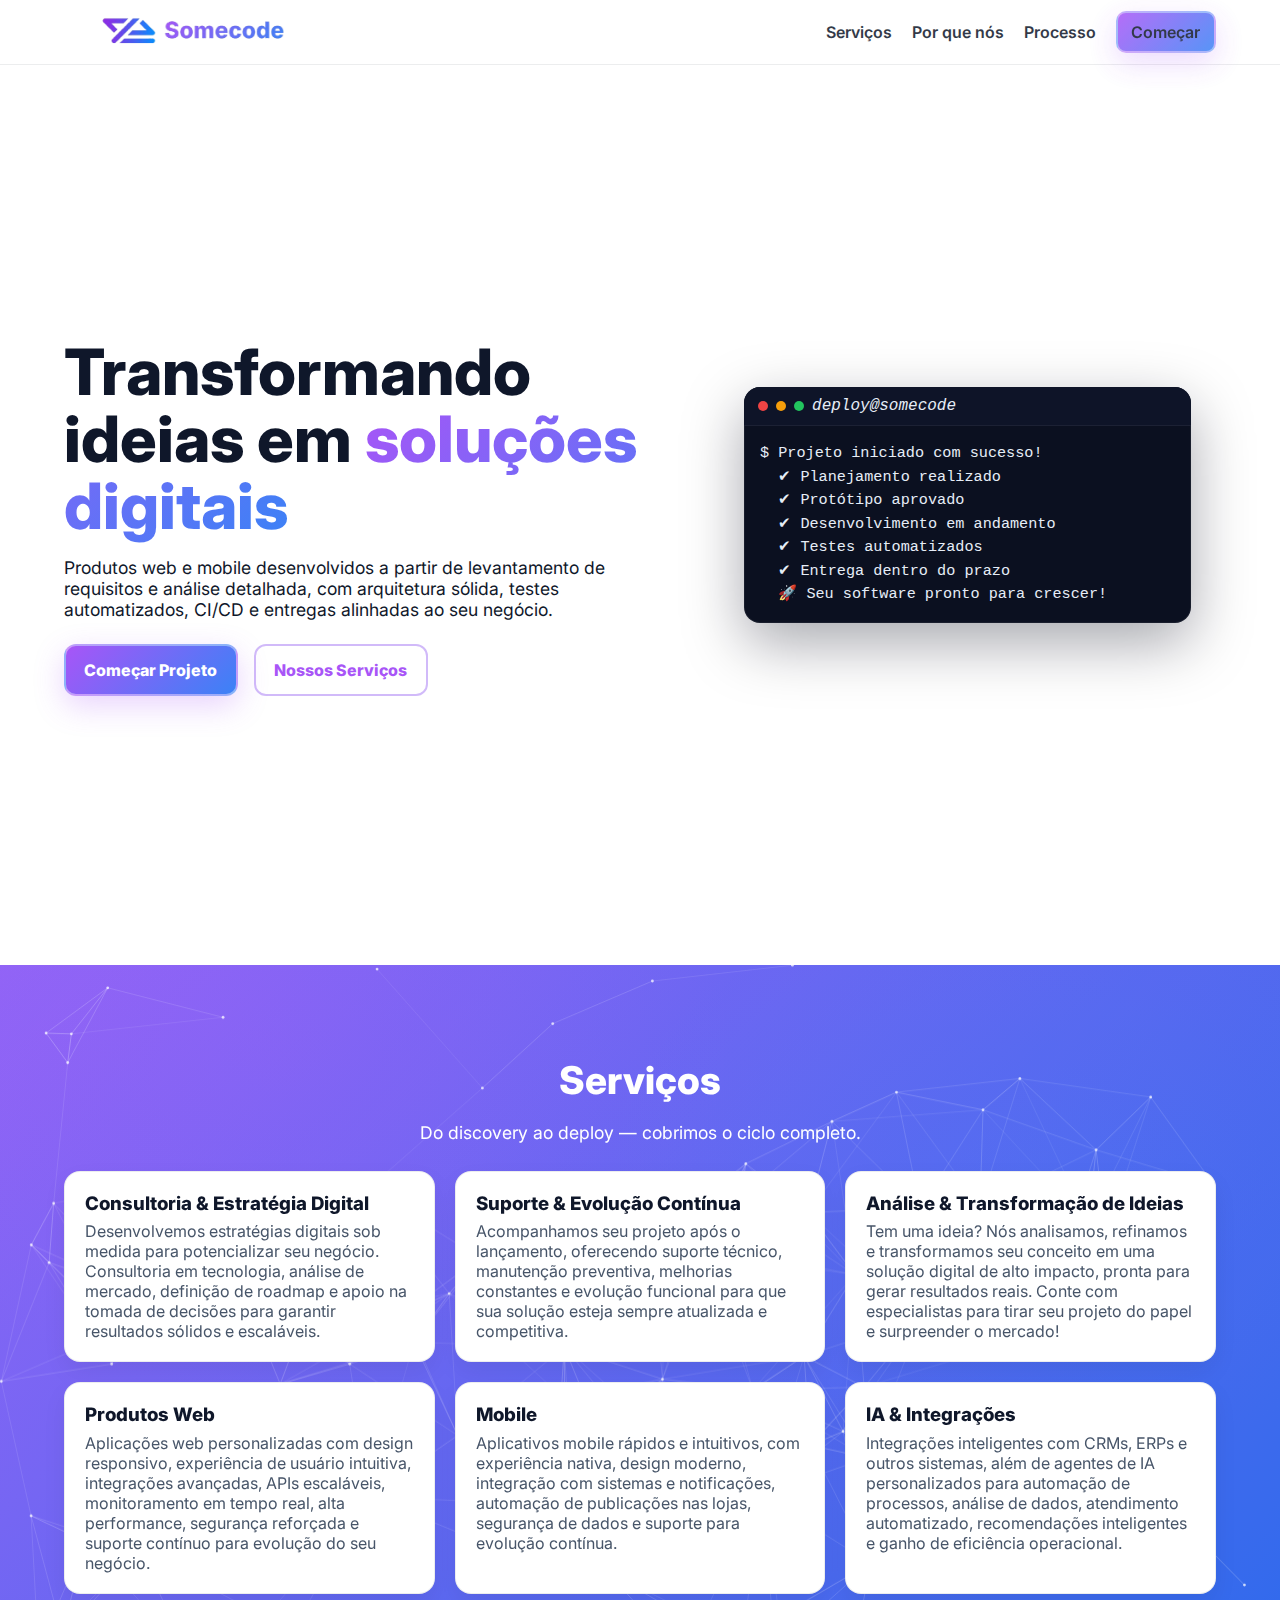
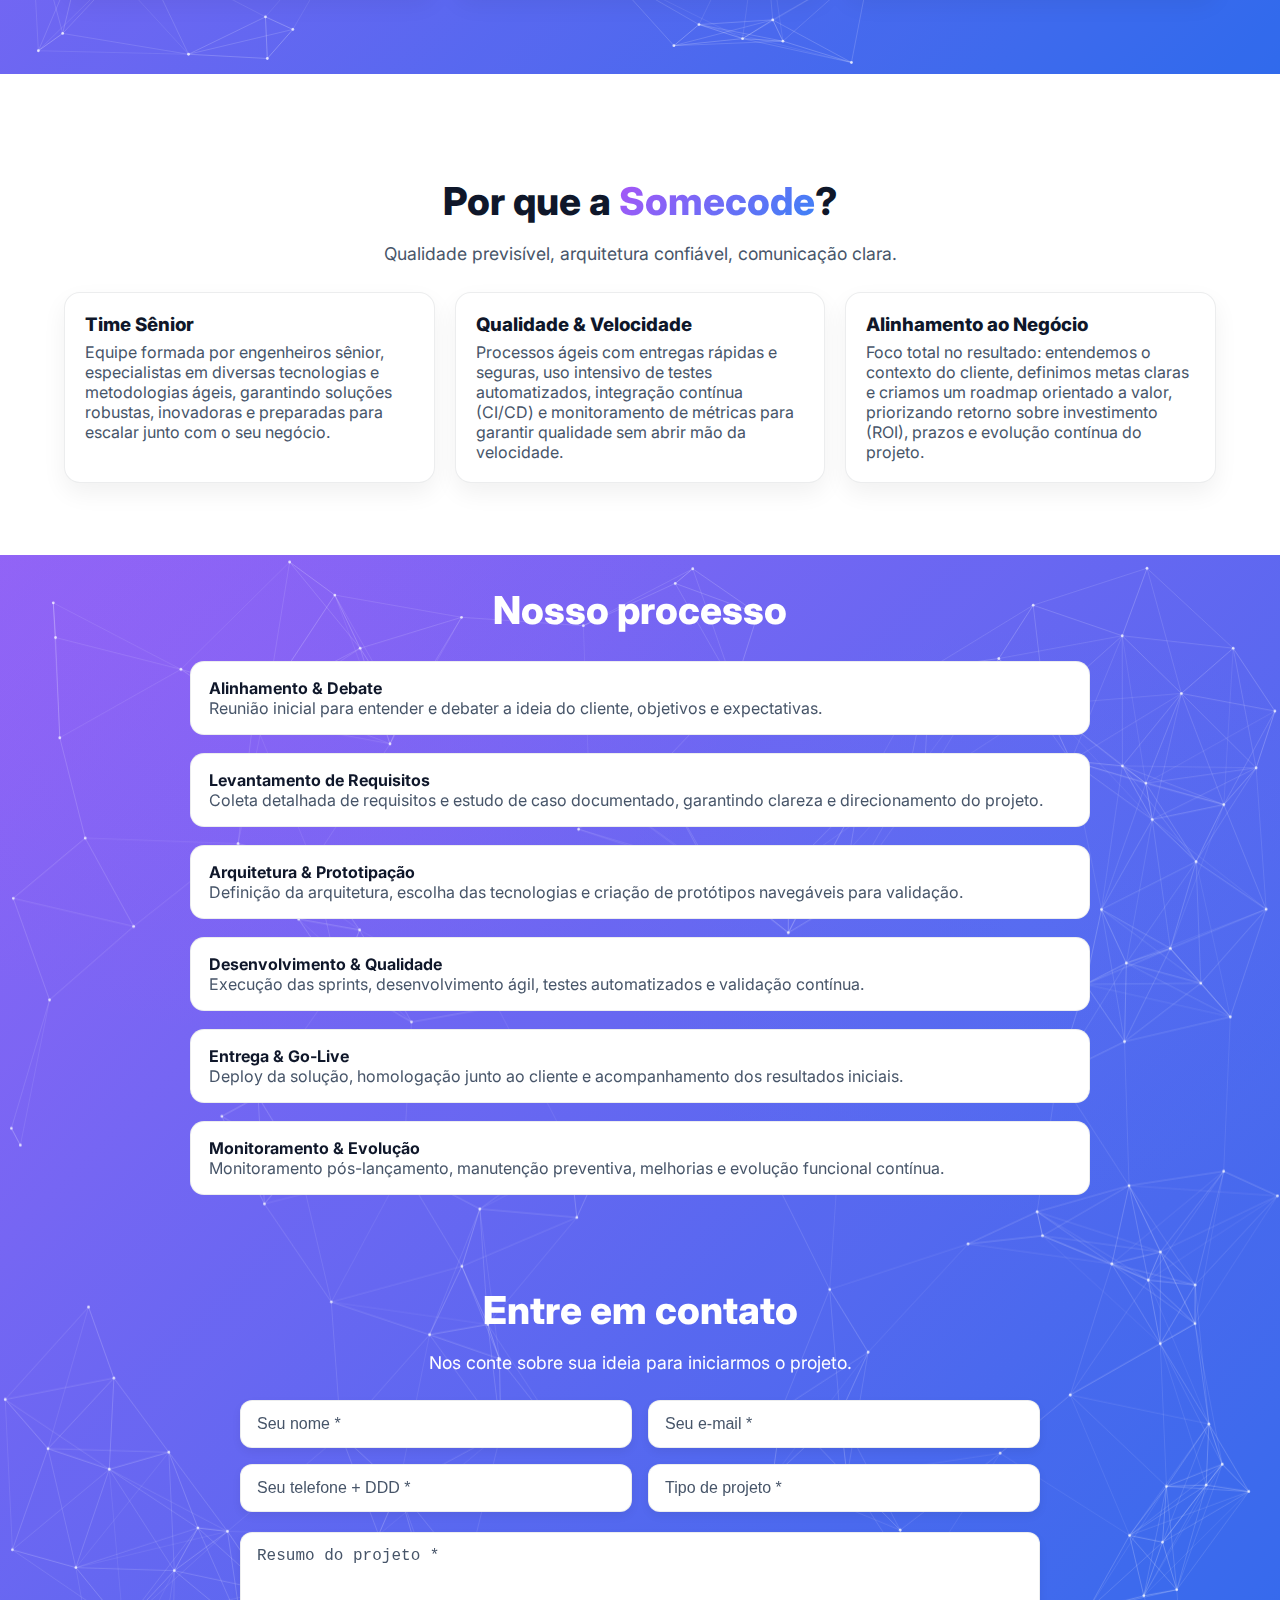
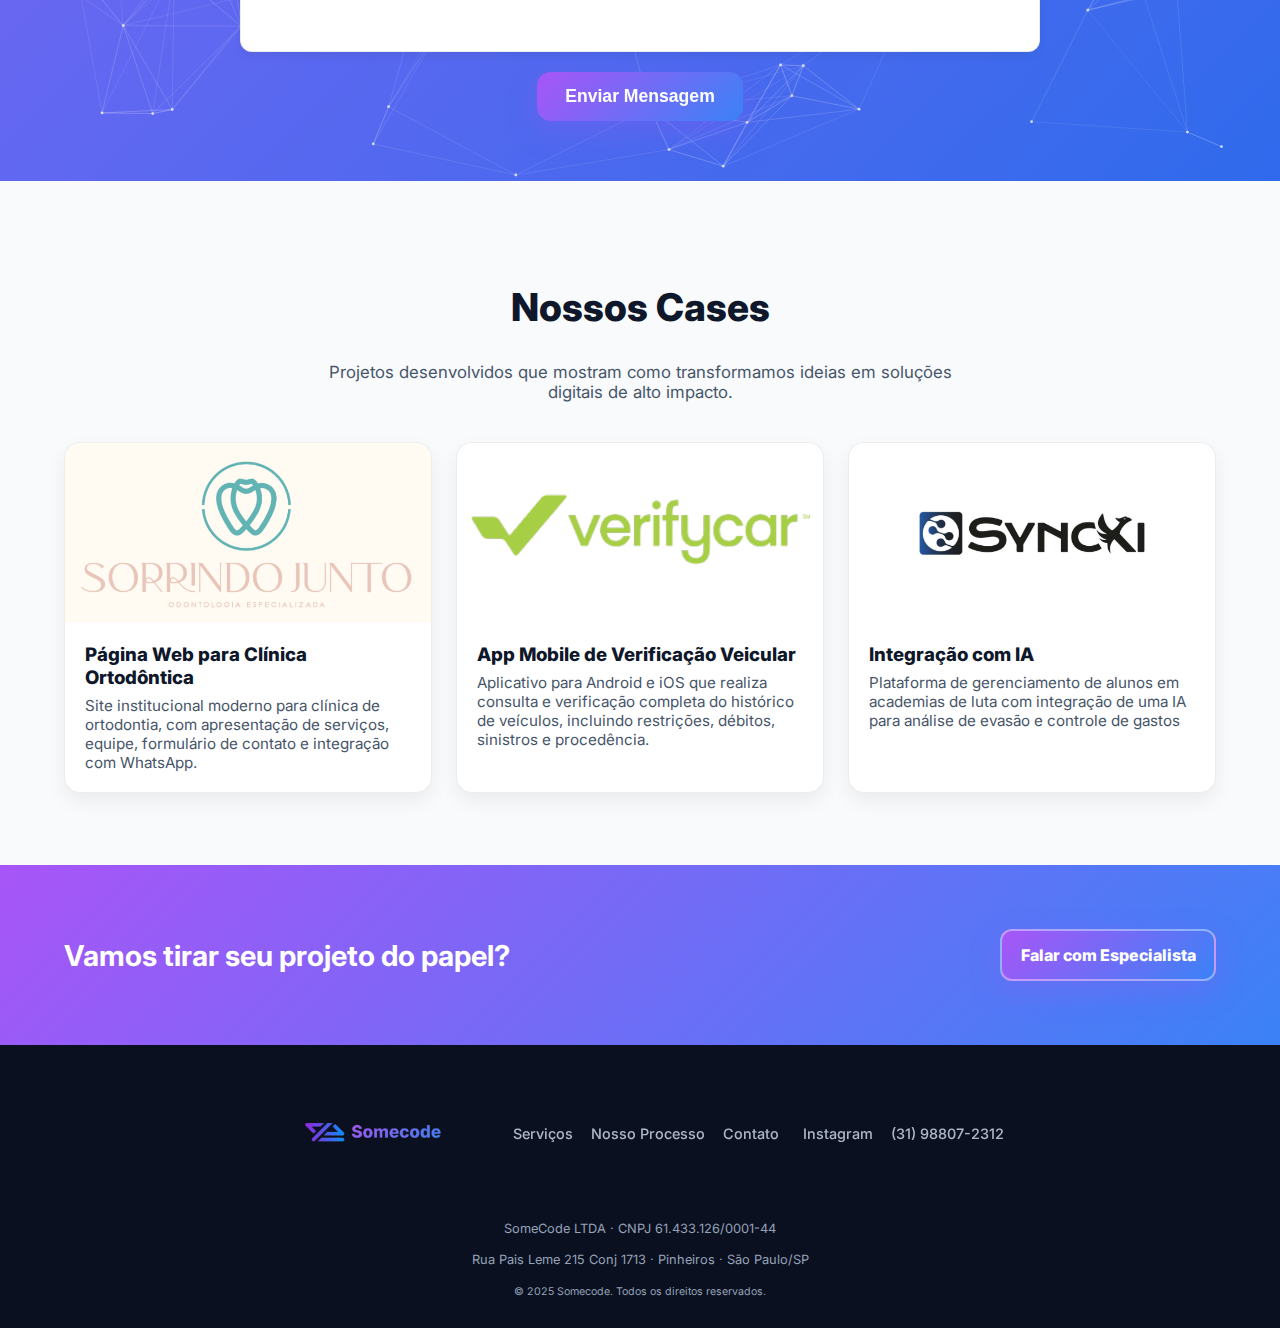
<file: index.html>
<!DOCTYPE html>
<html lang="pt-BR">
<head>
  <meta charset="utf-8" />
  <meta name="viewport" content="width=device-width, initial-scale=1" />
  <title>Somecode — Software sob medida</title>
  <meta name="description" content="Desenvolvimento de software web e mobile com performance e qualidade." />
  <!-- Inter (Magistral você mantém local se tiver) -->
  <link href="https://fonts.googleapis.com/css2?family=Inter:wght@400;600;700;800&display=swap" rel="stylesheet">
  <link rel="stylesheet" href="src/styles.css" />
</head>
<body>
  <!-- Header -->
  <header class="site-header">
    <div class="container header-inner">
      <a href="#" class="brand">
        <img src="src/images/Logo2.png" alt="Somecode" class="brand-mark" />
      </a>
      <nav class="nav">
  <a href="#services">Serviços</a>
  <a href="#benefits">Por que nós</a>
  <a href="#process-contact">Processo</a>
  <a href="#contact" class="btn btn-sm btn-primary">Começar</a>
      </nav>
    </div>
  </header>

  <!-- HERO (branco, sem fundo roxo) -->
  <section id="home" class="hero hero-light">
    <div class="container hero-inner">
      <div class="hero-left">
        <span class="badge">Soluções sob medida em <b>software</b></span>
        <h1 class="display">
          Transformando ideias em <span class="grad">soluções digitais</span>
        </h1>
        <p class="lede">
          Produtos web e mobile desenvolvidos a partir de levantamento de requisitos e análise detalhada, com arquitetura sólida, testes automatizados, CI/CD e entregas alinhadas ao seu negócio.
        </p>

        <div class="cta-row">
          <a href="#contact" class="btn btn-primary">Começar Projeto</a>
          <a href="#services" class="btn btn-ghost">Nossos Serviços</a>
        </div>

        <div class="logo-strip" aria-label="Clientes">
        </div>
      </div>

      <div class="hero-right">
        <div class="app-mock" role="img" aria-label="Exemplo de deploy com sucesso">
          <div class="mock-header">
            <span></span><span></span><span></span>
            <em>deploy@somecode</em>
          </div>
  <pre class="mock-body">$ Projeto iniciado com sucesso!
  ✔ Planejamento realizado
  ✔ Protótipo aprovado
  ✔ Desenvolvimento em andamento
  ✔ Testes automatizados
  ✔ Entrega dentro do prazo
  🚀 Seu software pronto para crescer!</pre>
        </div>
      </div>
    </div>
  </section>

  <!-- SERVIÇOS (agora com fundo roxo animado) -->
  <section id="services" class="hero hero-alt">
    <canvas id="bg-net" aria-hidden="true"></canvas>
    <div class="container">
      <div class="section-header">
        <h2 class="section-title">Serviços</h2>
        <p class="section-sub">Do discovery ao deploy — cobrimos o ciclo completo.</p>
      </div>
      <div class="cards-3">
        <article class="card">
          <h3>Consultoria & Estratégia Digital</h3>
          <p>Desenvolvemos estratégias digitais sob medida para potencializar seu negócio. Consultoria em tecnologia, análise de mercado, definição de roadmap e apoio na tomada de decisões para garantir resultados sólidos e escaláveis.</p>
        </article>
        <article class="card">
          <h3>Suporte & Evolução Contínua</h3>
          <p>Acompanhamos seu projeto após o lançamento, oferecendo suporte técnico, manutenção preventiva, melhorias constantes e evolução funcional para que sua solução esteja sempre atualizada e competitiva.</p>
        </article>
        <article class="card">
          <h3>Análise & Transformação de Ideias</h3>
          <p>Tem uma ideia? Nós analisamos, refinamos e transformamos seu conceito em uma solução digital de alto impacto, pronta para gerar resultados reais. Conte com especialistas para tirar seu projeto do papel e surpreender o mercado!</p>
        </article>
        <article class="card">
          <h3>Produtos Web</h3>
          <p>Aplicações web personalizadas com design responsivo, experiência de usuário intuitiva, integrações avançadas, APIs escaláveis, monitoramento em tempo real, alta performance, segurança reforçada e suporte contínuo para evolução do seu negócio.</p>
        </article>
        <article class="card">
          <h3>Mobile</h3>
          <p>Aplicativos mobile rápidos e intuitivos, com experiência nativa, design moderno, integração com sistemas e notificações, automação de publicações nas lojas, segurança de dados e suporte para evolução contínua.</p>
        </article>
        <article class="card">
          <h3>IA & Integrações</h3>
          <p>Integrações inteligentes com CRMs, ERPs e outros sistemas, além de agentes de IA personalizados para automação de processos, análise de dados, atendimento automatizado, recomendações inteligentes e ganho de eficiência operacional.</p>
        </article>
      </div>
    </div>
  </section>

  <!-- BENEFÍCIOS -->
  <section id="benefits" class="section">
    <div class="container">
      <div class="section-header">
        <h2 class="section-title">Por que a <span class="grad">Somecode</span>?</h2>
        <p class="section-sub">Qualidade previsível, arquitetura confiável, comunicação clara.</p>
      </div>
      <div class="cards-3">
        <article class="card">
          <h3>Time Sênior</h3>
          <p>Equipe formada por engenheiros sênior, especialistas em diversas tecnologias e metodologias ágeis, garantindo soluções robustas, inovadoras e preparadas para escalar junto com o seu negócio.</p>
        </article>
        <article class="card">
          <h3>Qualidade & Velocidade</h3>
          <p>Processos ágeis com entregas rápidas e seguras, uso intensivo de testes automatizados, integração contínua (CI/CD) e monitoramento de métricas para garantir qualidade sem abrir mão da velocidade.</p>
        </article>
        <article class="card">
          <h3>Alinhamento ao Negócio</h3>
          <p>Foco total no resultado: entendemos o contexto do cliente, definimos metas claras e criamos um roadmap orientado a valor, priorizando retorno sobre investimento (ROI), prazos e evolução contínua do projeto.</p>
        </article>
      </div>
    </div>
  </section>

<!-- PROCESSO + CONTATO com mesmo fundo -->
<section id="process-contact" class="hero-alt">
  <canvas id="bg-net-process" aria-hidden="true"></canvas>
  <div class="container">
    <div class="section-header">
      <h2 class="section-title">Nosso processo</h2>
    </div>
    <ol class="steps">
  <li><b>Alinhamento & Debate</b><span>Reunião inicial para entender e debater a ideia do cliente, objetivos e expectativas.</span></li>
  <li><b>Levantamento de Requisitos</b><span>Coleta detalhada de requisitos e estudo de caso documentado, garantindo clareza e direcionamento do projeto.</span></li>
  <li><b>Arquitetura & Prototipação</b><span>Definição da arquitetura, escolha das tecnologias e criação de protótipos navegáveis para validação.</span></li>
  <li><b>Desenvolvimento & Qualidade</b><span>Execução das sprints, desenvolvimento ágil, testes automatizados e validação contínua.</span></li>
  <li><b>Entrega & Go-Live</b><span>Deploy da solução, homologação junto ao cliente e acompanhamento dos resultados iniciais.</span></li>
  <li><b>Monitoramento & Evolução</b><span>Monitoramento pós-lançamento, manutenção preventiva, melhorias e evolução funcional contínua.</span></li>
    </ol>

    <!-- Contato dentro da mesma seção -->
    <div id="contact" class="contact-area">
      <h2 class="section-title">Entre em contato</h2>
      <p class="section-sub">Nos conte sobre sua ideia para iniciarmos o projeto.</p>
      <form id="whatsapp-form" class="contact-form">
        <div class="form-grid">
          <input type="text" name="nome" placeholder="Seu nome *" required>
          <input type="email" name="email" placeholder="Seu e-mail *" required>
          <input type="text" name="telefone" placeholder="Seu telefone + DDD *" required>
          <input type="text" name="projeto" placeholder="Tipo de projeto *" required>
        </div>
        <textarea name="resumo" rows="5" placeholder="Resumo do projeto *" required></textarea>
        <button type="submit" class="btn btn-primary">Enviar Mensagem</button>
      </form>
    </div>
  </div>
</section>
<section class="cases" id="cases">
  <div class="container">
    <div class="cases-header">
      <h2>Nossos Cases</h2>
      <p>Projetos desenvolvidos que mostram como transformamos ideias em soluções digitais de alto impacto.</p>
    </div>
    
    <div class="cases-grid">
      <!-- Case 1 -->
      <div class="case-card">
        <div class="case-thumb">
          <img src="src/images/SorrindoJunto.png" alt="Case 1 - Plataforma Web">
        </div>
        <div class="case-body">
          <h3>Página Web para Clínica Ortodôntica</h3>
          <p>Site institucional moderno para clínica de ortodontia, com apresentação de serviços, equipe, formulário de contato e integração com WhatsApp.</p>
        </div>
      </div>

      <!-- Case 2 -->
      <div class="case-card">
        <div class="case-thumb">
          <img src="src/images/Verifycar.png" alt="Case 2 - App Mobile">
        </div>
        <div class="case-body">
          <h3>App Mobile de Verificação Veicular</h3>
          <p>Aplicativo para Android e iOS que realiza consulta e verificação completa do histórico de veículos, incluindo restrições, débitos, sinistros e procedência.</p>
        </div>
      </div>

      <!-- Case 3 -->
      <div class="case-card">
        <div class="case-thumb">
          <img src="src/images/Syncki.png" alt="Case 3 - IA & Integrações">
        </div>
        <div class="case-body">
          <h3>Integração com IA</h3>
          <p>Plataforma de gerenciamento de alunos em academias de luta com integração de uma IA para análise de evasão e controle de gastos</p>
        </div>
      </div>
    </div>
  </div>
</section>

  <!-- CTA FINAL -->
  <section class="cta-strip">
    <div class="container strip-inner">
      <h3>Vamos tirar seu projeto do papel?</h3>
      <a href="#contact" class="btn btn-primary">Falar com Especialista</a>
    </div>
  </section>

  <!-- FOOTER -->
  <footer class="site-footer">
  <div class="footer-inner">
    
    <div class="footer-top">
      <div class="foot-brand">
        <img src="src/images/Logo2.png" alt="Somecode Logo">
      </div>

      <nav class="footer-nav">
        <a href="#servicos">Serviços</a>
        <a href="#processo">Nosso Processo</a>
        <a href="#contato">Contato</a>
      </nav>

      <div class="footer-social">
        <a href="https://instagram.com/somecode" target="_blank">Instagram</a>
        <a href="tel:+5531988072312">(31) 98807-2312</a>
      </div>
    </div>

    <div class="footer-bottom">
      <p>SomeCode LTDA · CNPJ 61.433.126/0001-44</p>
      <p>Rua Pais Leme 215 Conj 1713 · Pinheiros · São Paulo/SP</p>
      <small>© 2025 Somecode. Todos os direitos reservados.</small>
    </div>

    </div>
  </footer>

  <script src="src/script.js"></script>
</body>
</html>
</file>
<file: src/styles.css>
/* ================================
   TOKENS DA MARCA
==================================*/
:root {
  --gradient-primary: linear-gradient(135deg, #a855f7 0%, #3b82f6 100%);
  --gradient-secondary: linear-gradient(135deg, #8b5cf6 0%, #2563eb 100%);
  --purple-vibrant: #a855f7;
  --purple-dark: #7c3aed;
  --blue-bright: #3b82f6;

  --text-1: #0f172a;
  --text-2: #475569;

  --surface: #ffffff;
  --surface-2: #f8fafc;
  --border: rgba(15,23,42,.08);
}

/* ================================
   RESET BÁSICO
==================================*/
* { box-sizing: border-box; }
html, body { margin: 0; padding: 0; }
body {
  font-family: 'Magistral','Inter',system-ui,-apple-system,Segoe UI,Roboto,Ubuntu,'Helvetica Neue',Arial,sans-serif;
  color: var(--text-1);
  background: #fff;
}
img { max-width: 100%; display: block; }
a { color: inherit; text-decoration: none; }

/* ================================
   CONTAINERS
==================================*/
.container {
  max-width: 1200px;
  margin: 0 auto;
  padding: 0 24px;
}

/* ================================
   HEADER
==================================*/
.site-header {
  position: sticky;
  top: 0;
  z-index: 100;
  background: #ffffff;            /* fundo branco */
  color: var(--text-1);           /* texto escuro da paleta */
  border-bottom: 1px solid var(--border); /* linha divisória */
}
.header-inner {
  display: flex;
  align-items: center;
  justify-content: space-between;
  height: 64px;
}
.brand {
  display: flex;
  align-items: center;
  gap: .6rem;
  font-weight: 800;
}
.brand-mark {
  height: 160px;          /* tamanho da logo */
}

.nav {
  display: flex;
  gap: 20px;
  align-items: center;
}
.site-header .nav a {
  color: var(--text-1);           /* links escuros */
  font-weight: 600;
  opacity: 0.85;
}
.site-header .nav a:hover {
  opacity: 1;
  color: var(--purple-vibrant);   /* roxo no hover */
}
/* Botões */
.btn {
  display: inline-flex;
  align-items: center;
  justify-content: center;
  padding: .9rem 1.15rem;
  border-radius: 12px;
  border: 2px solid transparent;
  font-weight: 800;
}
.btn-sm { padding: .55rem .85rem; border-radius: 10px; font-weight: 700; }
.btn-primary {
  background: var(--gradient-primary);
  color: #fff;
  box-shadow: 0 10px 30px rgba(168,85,247,.25);
  border: 2px solid rgba(255,255,255,0.4); /* contorno branco translúcido */
}
.btn-ghost {
  background: transparent;
  color: var(--purple-vibrant);
  border-color: rgba(124,58,237,.35);
}

/* ================================
   HERO
==================================*/
.hero {
  position: relative;
  overflow: hidden;
  background: 
    radial-gradient(800px 600px at 20% 10%, rgba(168,85,247,.15), transparent 60%),
    radial-gradient(700px 500px at 80% 30%, rgba(59,130,246,.15), transparent 60%),
    var(--gradient-secondary);
  padding: 60px 0 80px;
}
#home.hero {
  min-height: 100vh;          /* altura mínima = viewport inteira */
  display: flex;
  align-items: center;        /* centraliza verticalmente o conteúdo */
}
#bg-net {
  position: absolute;
  inset: 0;
  width: 100%;
  height: 100%;
  z-index: 0;
  pointer-events: none;
}
.hero-inner {
  position: relative;
  z-index: 1;
  display: grid;
  grid-template-columns: 1.1fr .9fr;
  gap: 48px;
  align-items: center;
}
.badge {
  display: inline-flex;
  align-items: center;
  gap: .5rem;
  padding: .4rem .7rem;
  border: 1px solid rgba(255,255,255,.6);
  border-radius: 999px;
  background: rgba(255,255,255,.25);
  color: #fff;
  backdrop-filter: blur(6px);
}
.display {
  font-family: 'Magistral','Inter',sans-serif;
  font-weight: 800;
  font-size: clamp(2.2rem, 5vw, 4rem);
  line-height: 1.05;
  margin: .7rem 0 1rem;
  color: var(--text-1);
}
.grad {
  background: var(--gradient-primary);
  -webkit-background-clip: text;
  background-clip: text;
  -webkit-text-fill-color: transparent;
}
.lede { color: var(--text-2); font-size: 1.1rem; max-width: 60ch; }
.cta-row { display: flex; gap: 16px; margin: 24px 0 12px; }
.logo-strip {
  display: flex;
  flex-wrap: wrap;
  gap: 24px;
  align-items: center;
  margin-top: 22px;
  opacity: .92;
}
.logo-strip img { height: 28px; filter: brightness(0) invert(1) opacity(.85); }

/* Terminal Mock */
.hero-right { position: relative; display: flex; align-items: center; justify-content: center; }
.app-mock {
  width: min(520px, 90%);
  border-radius: 16px;
  overflow: hidden;
  background: #0b1020;
  color: #e6edf7;
  box-shadow: 0 20px 60px rgba(2,6,23,.35), inset 0 0 0 1px rgba(255,255,255,.06);
}
.mock-header {
  display: flex;
  align-items: center;
  gap: 8px;
  padding: 10px 14px;
  background: #0e1428;
  border-bottom: 1px solid rgba(255,255,255,.06);
  font-family: ui-monospace, SFMono-Regular, Menlo, Consolas, monospace;
}
.mock-header span {
  width: 10px;
  height: 10px;
  border-radius: 999px;
  display: inline-block;
  background: #ef4444;
}
.mock-header span:nth-child(2) { background: #f59e0b; }
.mock-header span:nth-child(3) { background: #22c55e; }
.mock-header .mock-logo {
  margin-left: auto;
  height: 18px;
  object-fit: contain;
  filter: brightness(0) invert(1);
}
.mock-body {
  margin: 0;
  padding: 16px;
  font-size: .95rem;
  line-height: 1.55;
  white-space: pre-wrap;
}

/* ================================
   SEÇÕES
==================================*/
.section { padding: 72px 0; }
.section-header { text-align: center; margin-bottom: 28px; }
.section-title {
  font-family: 'Magistral','Inter',sans-serif;
  font-weight: 800;
  font-size: clamp(1.8rem, 3vw, 2.4rem);
  margin-bottom: .5em;
}
.section-sub {
  font-size: 1.1rem;
  max-width: 60ch;
  margin: 0 auto 1.5em;
  color: var(--text-2);
}

/* Cards */
.cards-3 {
  display: grid;
  grid-template-columns: repeat(3,1fr);
  gap: 20px;
}
.card {
  background: #fff;
  border: 1px solid var(--border);
  border-radius: 16px;
  padding: 20px;
  box-shadow: 0 10px 25px rgba(2,6,23,.06);
}
.card h3 { margin: 0 0 .4rem; font-weight: 800; color: var(--text-1); }
.card p { margin: 0; color: var(--text-2); }

/* Steps */
.steps {
  list-style: none;
  padding: 0;
  margin: 12px auto 0;
  max-width: 900px;
  display: grid;
  gap: 18px;
}
.steps li {
  background: #fff;
  border: 1px dashed rgba(124,58,237,.25);
  border-radius: 14px;
  padding: 16px 18px;
}
.steps li b { display: block; color: var(--text-1); }
.steps li span { color: var(--text-2); }

/* ================================
   HERO VARIAÇÕES
==================================*/
.hero-light {
  background: #fff;
  color: var(--text-1);
}
.hero-light h1,
.hero-light p,
.hero-light .section-title { color: var(--text-1); }

.hero-alt {
  position: relative;
  overflow: hidden;
  background:
    radial-gradient(800px 600px at 20% 10%, rgba(168,85,247,.15), transparent 60%),
    radial-gradient(700px 500px at 80% 30%, rgba(59,130,246,.15), transparent 60%),
    var(--gradient-secondary);
  color: #fff;
}
.hero-alt .container { position: relative; z-index: 1; }
.hero-alt .section-title,
.hero-alt p { color: #fff; }
.hero-alt .card,
.hero-alt .steps li {
  background: #fff;
  color: var(--text-1);
  border: 1px solid rgba(15,23,42,0.08);
}
.hero-alt .card p,
.hero-alt .steps li span { color: var(--text-2); }

/* ================================
   CANVAS BACKGROUNDS
==================================*/
#bg-net,
#bg-net-process,
#bg-net-contact {
  position: absolute;
  inset: 0;
  width: 100%;
  height: 100%;
  z-index: 0;
  pointer-events: none;
}
#process-contact,
#contact,
.contact {
  position: relative;
  overflow: hidden;
  color: #fff;
}
#process-contact .container,
#contact .container { position: relative; z-index: 1; }

/* FORM MAIS BONITO */
.contact-form {
  max-width: 800px;        /* limite de largura */
  margin: 0 auto;          /* centraliza */
  display: flex;
  flex-direction: column;
  gap: 20px;
}

.form-grid {
  display: grid;
  grid-template-columns: 1fr 1fr;
  gap: 16px;
}

.contact-form input,
.contact-form select,
.contact-form textarea {
  width: 100%;
  padding: 14px 16px;
  border-radius: 12px;
  border: 1px solid rgba(255,255,255,0.25);
  background: rgba(255,255,255,0.15);
  color: #fff;
  font-size: 1rem;
  transition: all 0.2s ease;
}

.contact-form input::placeholder,
.contact-form textarea::placeholder {
  color: rgba(255,255,255,0.7);
}

.contact-form input,
.contact-form select,
.contact-form textarea {
  width: 100%;
  padding: 14px 16px;
  border-radius: 12px;
  border: 1px solid var(--border);   /* borda suave padrão */
  background: var(--surface);        /* fundo branco sólido */
  color: var(--text-1);              /* texto escuro principal */
  font-size: 1rem;
  resize: none;
  transition: all 0.2s ease;
  box-shadow: 0 4px 10px rgba(0,0,0,0.06); /* sombra leve */
}

.contact-form input::placeholder,
.contact-form textarea::placeholder {
  color: var(--text-2); /* cinza secundário */
}

.contact-form input:focus,
.contact-form select:focus,
.contact-form textarea:focus {
  border-color: var(--blue-bright);
  background: var(--surface);
  resize: none;
  outline: none;
  box-shadow: 0 0 0 3px rgba(59,130,246,0.15); /* glow azul */
}

/* botão centralizado e destacado */
.contact-form button {
  align-self: center;
  padding: 14px 28px;
  font-size: 1.1rem;
  border-radius: 14px;
  font-weight: 700;
  background: var(--gradient-primary);
  color: #fff;
  border: none;
  cursor: pointer;
  transition: transform 0.2s ease, box-shadow 0.2s ease;
}

.contact-form button:hover {
  transform: translateY(-2px);
  box-shadow: 0 8px 20px rgba(168,85,247,0.35);
}

/* mobile */
@media (max-width: 768px) {
  .form-grid { grid-template-columns: 1fr; }
}
/* ================================
   CTA STRIP
==================================*/
.cta-strip {
  padding: 64px 0;
  background: var(--gradient-primary);
  color: #fff;
}
.strip-inner {
  display: flex;
  align-items: center;
  justify-content: space-between;
  gap: 16px;
}
.strip-inner h3 { font-size: clamp(1.3rem, 2.6vw, 1.8rem); margin: 0; }

/* ================================
   RESPONSIVO
==================================*/
@media (max-width: 1000px) {
  .hero-inner { grid-template-columns: 1fr; gap: 32px; }
  .hero-right { order: -1; }
}
@media (max-width: 800px) {
  .nav { display: none; }
  .cards-3 { grid-template-columns: 1fr; }
  .logo-grid { grid-template-columns: repeat(3,1fr); }
  .footer-inner { grid-template-columns: 1fr; }
  .strip-inner { flex-direction: column; text-align: center; }
}
@media (max-width: 768px) {
  .form-grid { grid-template-columns: 1fr; }
}

#contact {
  position: relative;
  overflow: hidden;
  padding: 60px 0;
}

#bg-net-contact {
  position: absolute;
  top: 0; left: 0;
  width: 100%;
  height: 100%;   /* agora acompanha a seção */
  z-index: 0;
  pointer-events: none;
}

#contact .container {
  position: relative;
  z-index: 1;     /* mantém o formulário acima do canvas */
}
/* Alinhamento central para a área de contato */
.contact-area {
  text-align: center;
}
.contact-area .contact-form {
  margin-left: auto;
  margin-right: auto;
}

/* ================================
   CASES
==================================*/
.cases {
  padding: 72px 0;
  background: var(--surface-2); /* fundo claro para contraste */
}

.cases-header {
  text-align: center;
  margin-bottom: 40px;
}

.cases-header h2 {
  font-family: 'Magistral','Inter',sans-serif;
  font-weight: 800;
  font-size: clamp(1.8rem, 3vw, 2.4rem);
  color: var(--text-1);
}

.cases-header p {
  color: var(--text-2);
  font-size: 1.05rem;
  max-width: 60ch;
  margin: 0 auto;
}

.cases-grid {
  display: grid;
  grid-template-columns: repeat(auto-fit, minmax(320px, 1fr));
  gap: 24px;
}

.case-card {
  background: #fff;
  border: 1px solid var(--border);
  border-radius: 16px;
  overflow: hidden;
  box-shadow: 0 8px 20px rgba(2,6,23,.06);
  display: flex;
  flex-direction: column;
  transition: transform 0.25s ease, box-shadow 0.25s ease;
}

.case-card:hover {
  transform: translateY(-4px);
  box-shadow: 0 14px 32px rgba(2,6,23,.12);
}

.case-thumb img {
  width: 100%;
  height: 180px;
  object-fit: cover;
}

.case-body {
  padding: 20px;
}

.case-body h3 {
  margin: 0 0 .4rem;
  font-weight: 800;
  color: var(--text-1);
}

.case-body p {
  margin: 0;
  color: var(--text-2);
  font-size: 0.95rem;
}

.case-body .btn {
  margin-top: 14px;
  font-size: 0.85rem;
}


/* ================================
   FOOTER
==================================*/
.site-footer {
  background: #0b1020;
  color: #cbd5e1;
  font-size: 0.9rem;
}
.footer-inner {
  display: flex;
  flex-direction: column;
  gap: 14px;
  padding: 28px 16px;
  text-align: center;
}

.footer-top {
  display: flex;
  flex-wrap: wrap;
  gap: 24px;
  justify-content: center;
  align-items: center;
}

.footer-top .foot-brand img {
  max-height: 120px;
}

.footer-nav,
.footer-social {
  display: flex;
  gap: 18px;
  align-items: center;
}

.footer-nav a,
.footer-social a {
  color: #cbd5e1;
  font-weight: 500;
  opacity: 0.85;
  transition: opacity 0.2s;
}
.footer-nav a:hover,
.footer-social a:hover {
  opacity: 1;
}

.footer-bottom {
  font-size: 0.8rem;
  color: #94a3b8;
  line-height: 1.4;
}
</file>
